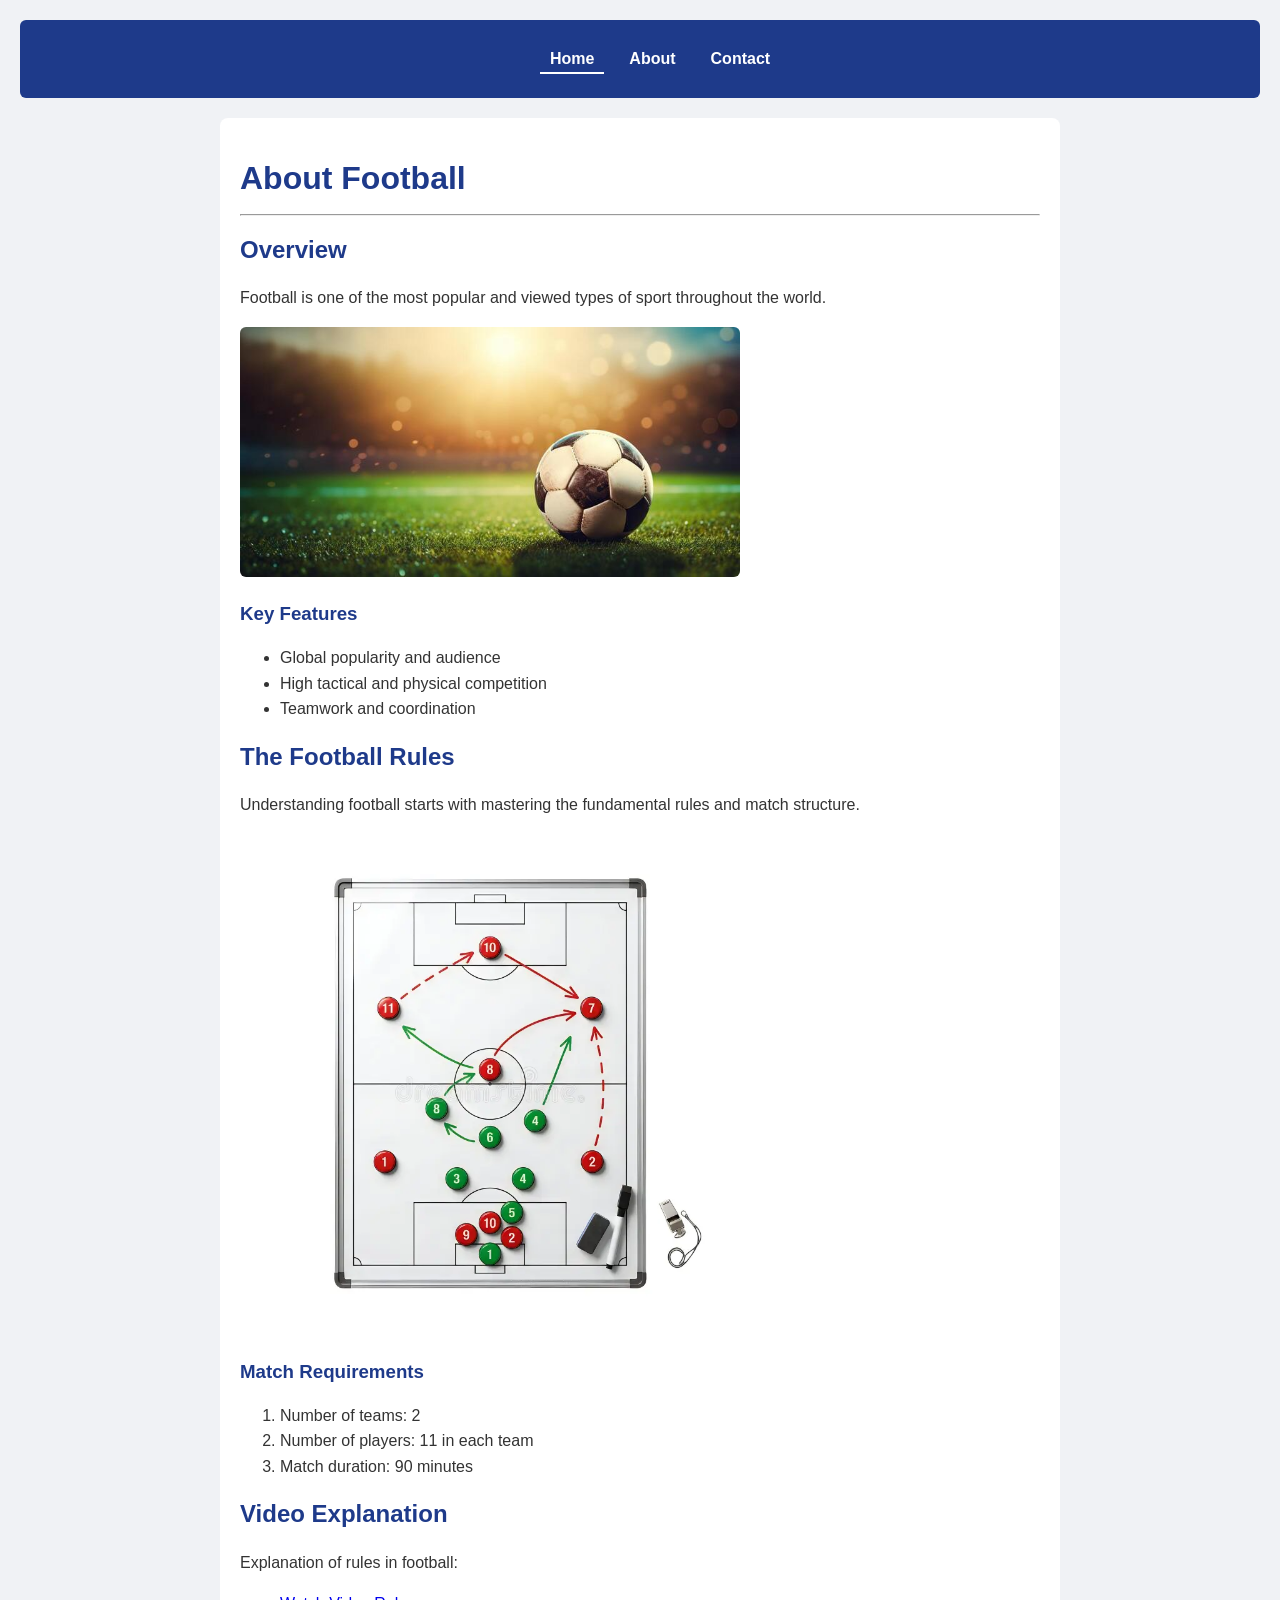
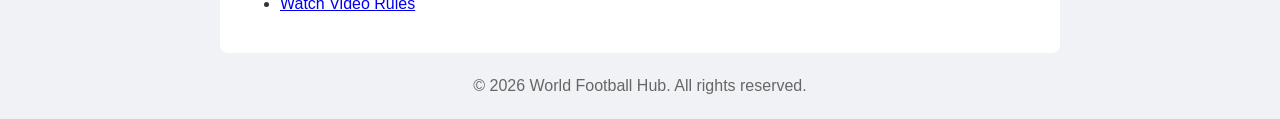
<file: index.html>
<!DOCTYPE html>
<html lang="en">
<head>
    <meta charset="UTF-8">
    <meta name="viewport" content="width=device-width, initial-scale=1.0">
    <title>Football — Home</title>
    <link rel="stylesheet" href="css/style.css">
</head>
<body>

    <header>
        <nav>
            <ul>
                <li><a href="index.html" class="active">Home</a></li>
                <li><a href="about.html">About</a></li>
                <li><a href="contact.html">Contact</a></li>
            </ul>
        </nav>
    </header>

    <main>
        <h1>About Football</h1>
        <hr>

        <section>
            <h2>Overview</h2>
            <p>Football is one of the most popular and viewed types of sport throughout the world.</p>
            <img src="images/Stadionmyach.jpg" height="350" width="500" alt="Classic ball and the pitch">
            
            <h3>Key Features</h3>
            <ul>
                <li>Global popularity and audience</li>
                <li>High tactical and physical competition</li>
                <li>Teamwork and coordination</li>
            </ul>
        </section>

        <section>
            <h2>The Football Rules</h2>
            <p>Understanding football starts with mastering the fundamental rules and match structure.</p>
            <img src="images/tacticboard.webp" height="350" width="500" alt="Tactical board with football match positions">

            <h3>Match Requirements</h3>
            <ol>
                <li>Number of teams: 2</li>
                <li>Number of players: 11 in each team</li>
                <li>Match duration: 90 minutes</li>
            </ol>
        </section>

        <section>
            <h2>Video Explanation</h2>
            <p>Explanation of rules in football:</p>
            <ul>
                <li>
                    <a href="https://youtu.be/oPtXLmHOKEw?si=HZPl1bqjfqszbgXi" target="_blank" rel="noopener">Watch Video Rules</a>
                </li>
            </ul>
        </section>
    </main>

    <footer>
        <p>&copy; 2026 World Football Hub. All rights reserved.</p>
    </footer>

</body>
</html>
</file>
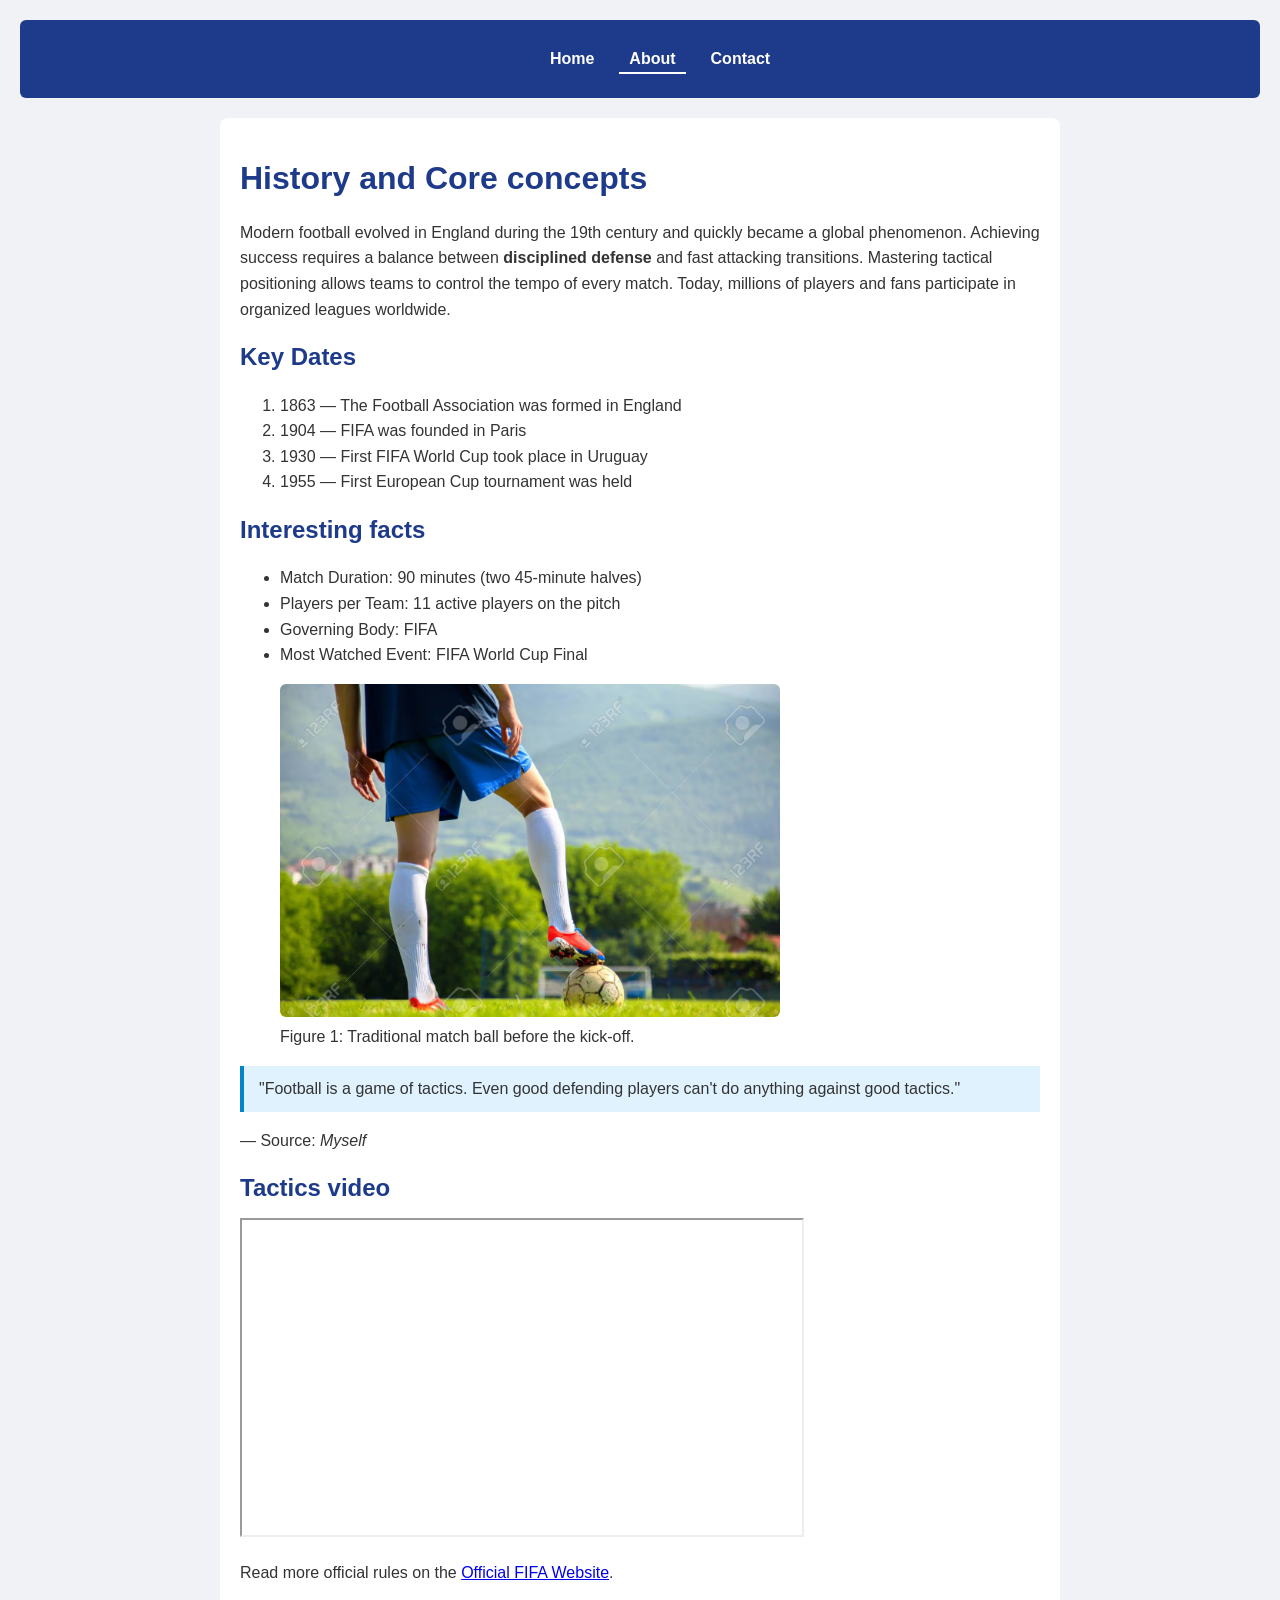
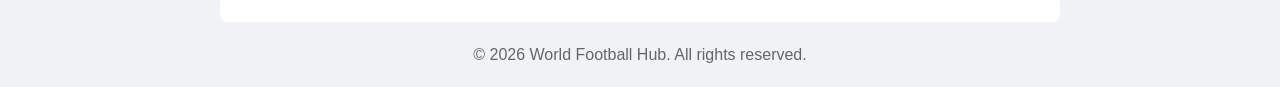
<file: about.html>
<!DOCTYPE html>
<html lang="en">
<head>
    <meta charset="UTF-8">
    <meta name="viewport" content="width=device-width, initial-scale=1.0">
    <title>Football - About</title>
    <link rel="stylesheet" href="css/style.css">
</head>
<body>

    <header>
        <nav>
            <ul>
                <li><a href="index.html">Home</a></li>
                <li><a href="about.html" class="active">About</a></li>
                <li><a href="contact.html">Contact</a></li>
            </ul>
        </nav>
    </header>

    <main>
        <h1>History and Core concepts</h1>
        <p>Modern football evolved in England during the 19th century and quickly became a global phenomenon. Achieving success requires a balance between <strong>disciplined defense</strong> and fast attacking transitions. Mastering tactical positioning allows teams to control the tempo of every match. Today, millions of players and fans participate in organized leagues worldwide.</p>

        <h2>Key Dates</h2>
        <ol>
            <li>1863 — The Football Association was formed in England</li>
            <li>1904 — FIFA was founded in Paris</li>
            <li>1930 — First FIFA World Cup took place in Uruguay</li>
            <li>1955 — First European Cup tournament was held</li>
        </ol>

        <h2>Interesting facts</h2>
        <ul>
            <li>Match Duration: 90 minutes (two 45-minute halves)</li>
            <li>Players per Team: 11 active players on the pitch</li>
            <li>Governing Body: FIFA</li>
            <li>Most Watched Event: FIFA World Cup Final</li>
        </ul>

        <figure>
            <img src="images/kickoffball.avif" height="350" width="500" alt="Classic football on green grass pitch line">
            <figcaption>Figure 1: Traditional match ball before the kick-off.</figcaption>
        </figure>

        <blockquote>
            "Football is a game of tactics. Even good defending players can't do anything against good tactics."
        </blockquote>
        <p>— Source: <em>Myself</em></p>

        <h2>Tactics video</h2>
        <iframe width="560" height="315" src="https://www.youtube.com/embed/c3zzDOYvtJc?si=fCFkDlM5xyP5qFd2" title="YouTube video player" allow="accelerometer; autoplay; clipboard-write; encrypted-media; gyroscope; picture-in-picture; web-share" referrerpolicy="strict-origin-when-cross-origin" allowfullscreen></iframe>
        <p>Read more official rules on the <a href="https://en.wikipedia.org/wiki/Laws_of_the_Game_(association_football)" target="_blank" rel="noopener">Official FIFA Website</a>.</p>

    </main>
    <footer>
        <p>&copy; 2026 World Football Hub. All rights reserved.</p>
    </footer>

</body>

</html>
</file>
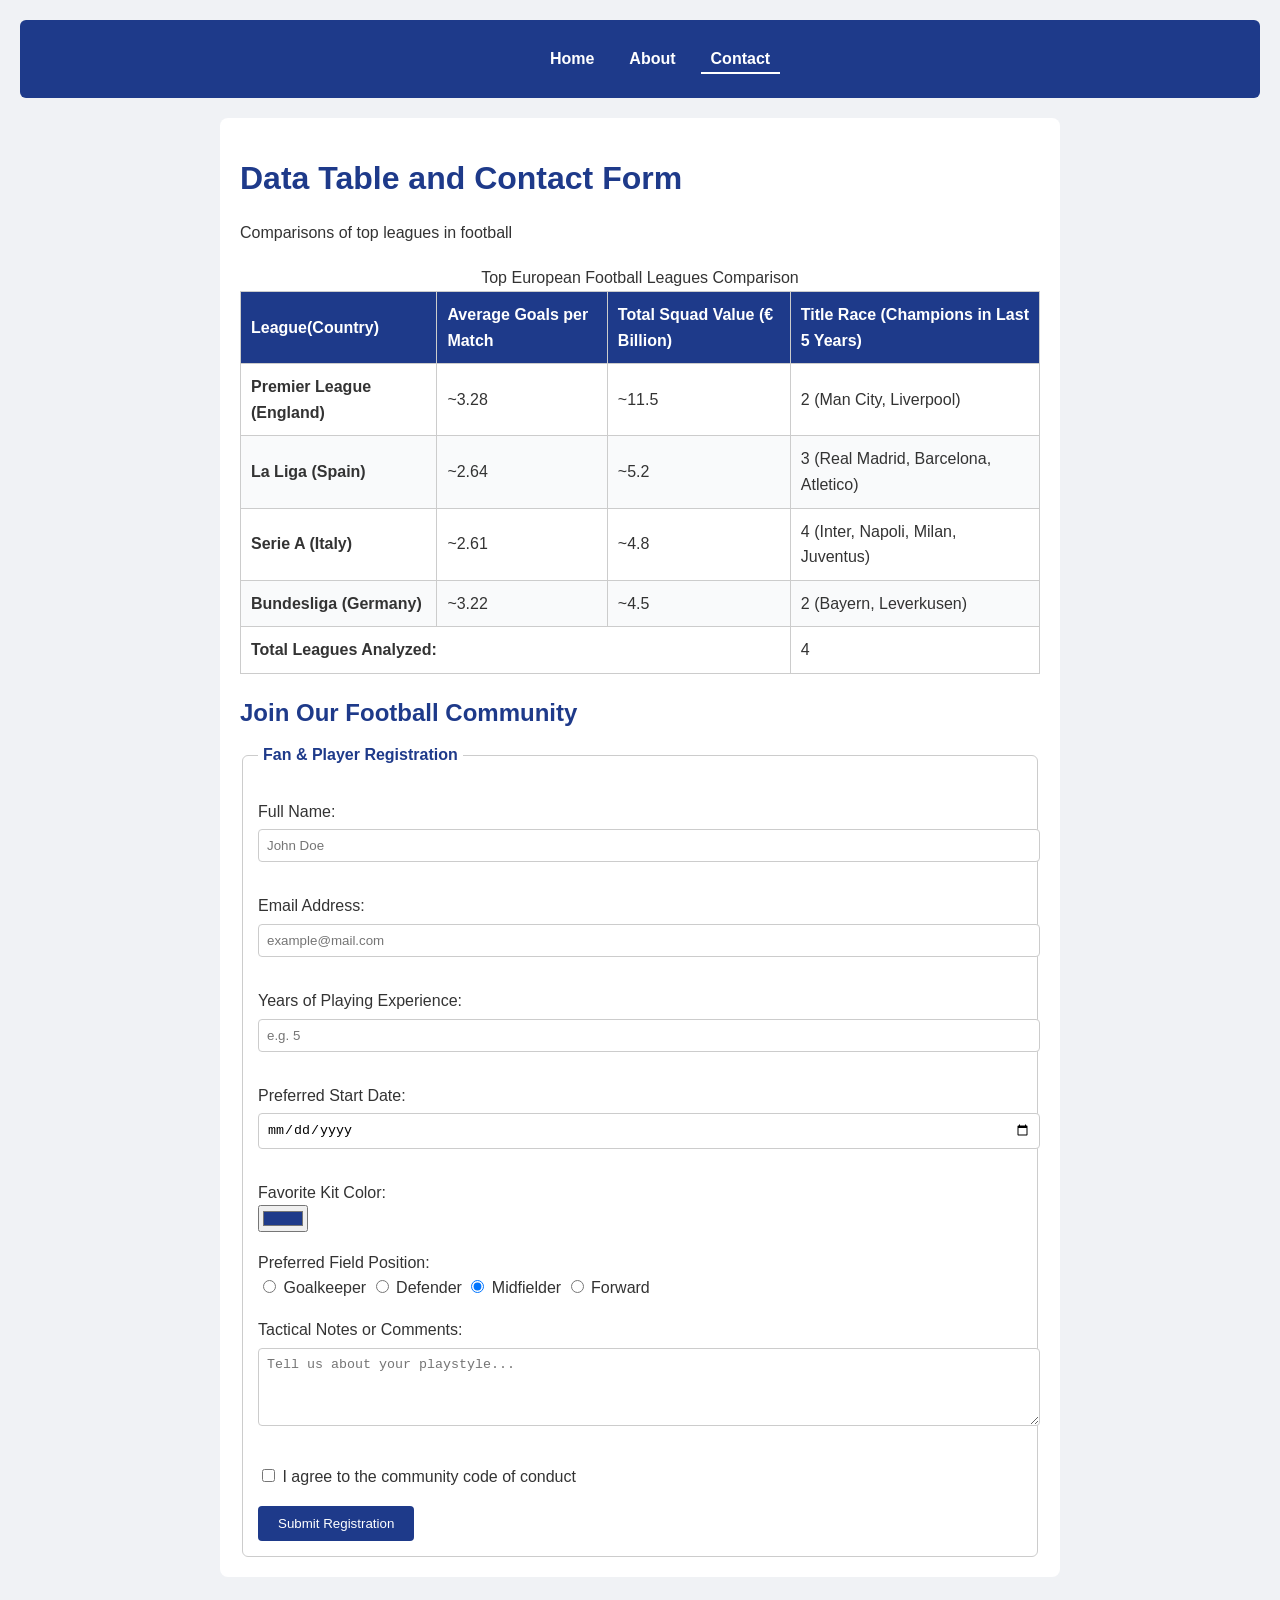
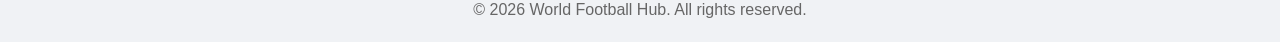
<file: contact.html>
<!DOCTYPE html>
<html lang="en">
<head>
    <meta charset="UTF-8">
    <meta name="viewport" content="width=device-width, initial-scale=1.0">
    <title>Football - Contact</title>
    <link rel="stylesheet" href="css/style.css">
</head>
<body>

    <header>
        <nav>
            <ul>
                <li><a href="index.html">Home</a></li>
                <li><a href="about.html">About</a></li>
                <li><a href="contact.html" class="active">Contact</a></li>
            </ul>
        </nav>
    </header>

    <main>
        <h1>Data Table and Contact Form</h1>
        <p>Comparisons of top leagues in football</p>

        <table>
            <caption>Top European Football Leagues Comparison</caption>
            <thead>
                <tr>
                    <th scope="col">League(Country)</th>
                    <th scope="col">Average Goals per Match</th>
                    <th scope="col">Total Squad Value (€ Billion)</th>
                    <th scope="col">Title Race (Champions in Last 5 Years)</th>
                </tr>
            </thead>

            <tbody>
                <tr><th scope="row">Premier League (England)</th><td>~3.28</td><td>~11.5</td><td>2 (Man City, Liverpool)</td></tr>
                <tr><th scope="row">La Liga (Spain)</th><td>~2.64</td><td>~5.2</td><td>3 (Real Madrid, Barcelona, Atletico)</td></tr>
                <tr><th scope="row">Serie A (Italy)</th><td>~2.61</td><td>~4.8</td><td>4 (Inter, Napoli, Milan, Juventus)</td></tr>
                <tr><th scope="row">Bundesliga (Germany)</th><td>~3.22</td><td>~4.5</td><td>2 (Bayern, Leverkusen)</td></tr>
            </tbody>
            <tfoot>
                <tr><th scope="row" colspan="3">Total Leagues Analyzed:</th><td>4</td></tr>
            </tfoot>
        </table>

        <section>
            <h2>Join Our Football Community</h2>
            
            <form action="#" method="get">
                <fieldset>
                    <legend>Fan & Player Registration</legend>

                    <p>
                        <label for="fullname">Full Name:</label><br>
                        <input type="text" id="fullname" name="fullname" required placeholder="John Doe" maxlength="40">
                    </p>

                    <p>
                        <label for="email">Email Address:</label><br>
                        <input type="email" id="email" name="email" required placeholder="example@mail.com">
                    </p>

                    <p>
                        <label for="experience">Years of Playing Experience:</label><br>
                        <input type="number" id="experience" name="experience" min="0" max="50" placeholder="e.g. 5">
                    </p>

                    <p>
                        <label for="startdate">Preferred Start Date:</label><br>
                        <input type="date" id="startdate" name="startdate">
                    </p>

                    <p>
                        <label for="favcolor">Favorite Kit Color:</label><br>
                        <input type="color" id="favcolor" name="favcolor" value="#1e3a8a">
                    </p>

                    <p>
                        <span>Preferred Field Position:</span><br>
                        <input type="radio" id="pos-gk" name="position" value="goalkeeper">
                        <label for="pos-gk">Goalkeeper</label>
                        
                        <input type="radio" id="pos-def" name="position" value="defender">
                        <label for="pos-def">Defender</label>

                        <input type="radio" id="pos-mid" name="position" value="midfielder" checked>
                        <label for="pos-mid">Midfielder</label>

                        <input type="radio" id="pos-fwd" name="position" value="forward">
                        <label for="pos-fwd">Forward</label>
                    </p>

                    <p>
                        <label for="comments">Tactical Notes or Comments:</label><br>
                        <textarea id="comments" name="comments" rows="4" cols="40" placeholder="Tell us about your playstyle..."></textarea>
                    </p>

                    <p>
                        <input type="checkbox" id="terms" name="terms" required>
                        <label for="terms">I agree to the community code of conduct</label>
                    </p>

                    <button type="submit">Submit Registration</button>
                </fieldset>
            </form>
        </section>

    </main>

    <footer>
        <p>&copy; 2026 World Football Hub. All rights reserved.</p>
    </footer>
</body>
</html>
</file>
<file: css/style.css>
body {
    font-family: Arial, sans-serif;
    line-height: 1.6;
    background-color: #f0f2f5;
    color: #333;
    margin: 20px;
}

main {
    max-width: 800px;
    margin: 0 auto;
    background: #ffffff;
    padding: 20px;
    border-radius: 8px;
}

header {
    background-color: #1e3a8a;
    padding: 10px 0;
    margin-bottom: 20px;
    border-radius: 6px;
}

nav ul {
    list-style: none;
    display: flex;
    justify-content: center;
    gap: 15px;
}

nav a {
    color: white;
    text-decoration: none;
    font-weight: bold;
    padding: 5px 10px;
}

nav a:hover, nav a:focus {
    background-color: #3b82f6;
    border-radius: 4px;
}

nav a.active {
    border-bottom: 2px solid white;
}

h1, h2, h3 {
    color: #1e3a8a;
    margin-top: 15px;
    margin-bottom: 10px;
}

blockquote {
    background: #e0f2fe;
    border-left: 4px solid #0284c7;
    padding: 10px 15px;
    margin: 15px 0;
}

img {
    max-width: 100%;
    height: auto;
    border-radius: 6px;
}

table {
    width: 100%;
    border-collapse: collapse;
    margin: 20px 0;
}

th, td {
    border: 1px solid #ccc;
    padding: 10px;
    text-align: left;
}

thead th {
    background-color: #1e3a8a;
    color: white;
}

tbody tr:nth-child(even) {
    background-color: #f9fafb;
}

fieldset {
    border: 1px solid #ccc;
    padding: 15px;
    border-radius: 6px;
}

legend {
    font-weight: bold;
    color: #1e3a8a;
    padding: 0 5px;
}

input[type="text"],
input[type="email"],
input[type="number"],
input[type="date"],
textarea {
    width: 100%;
    padding: 8px;
    margin: 5px 0 15px 0;
    border: 1px solid #ccc;
    border-radius: 4px;
}

input:focus, textarea:focus {
    border-color: #3b82f6;
    outline: none;
}

button {
    background-color: #1e3a8a;
    color: white;
    border: none;
    padding: 10px 20px;
    border-radius: 4px;
    cursor: pointer;
}

button:hover {
    background-color: #3b82f6;
}

footer {
    text-align: center;
    margin-top: 20px;
    color: #666;
}
</file>
